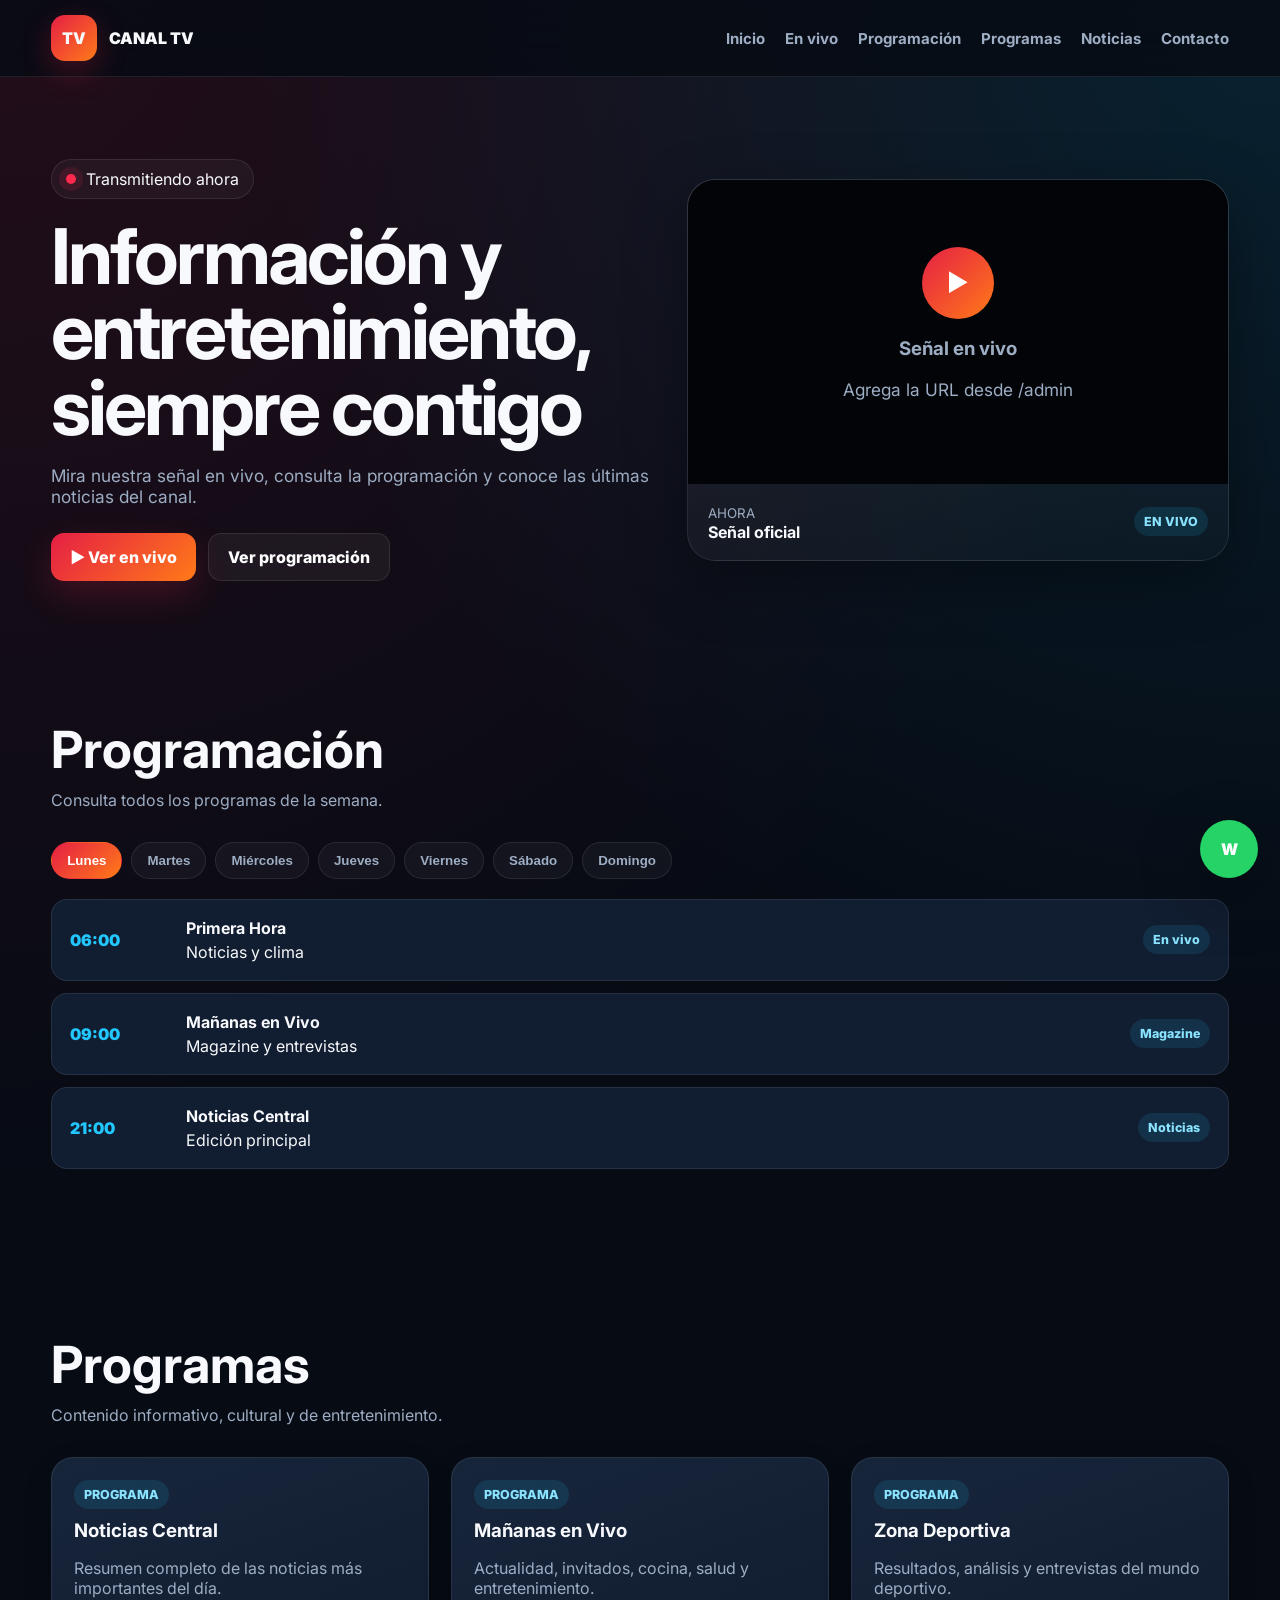
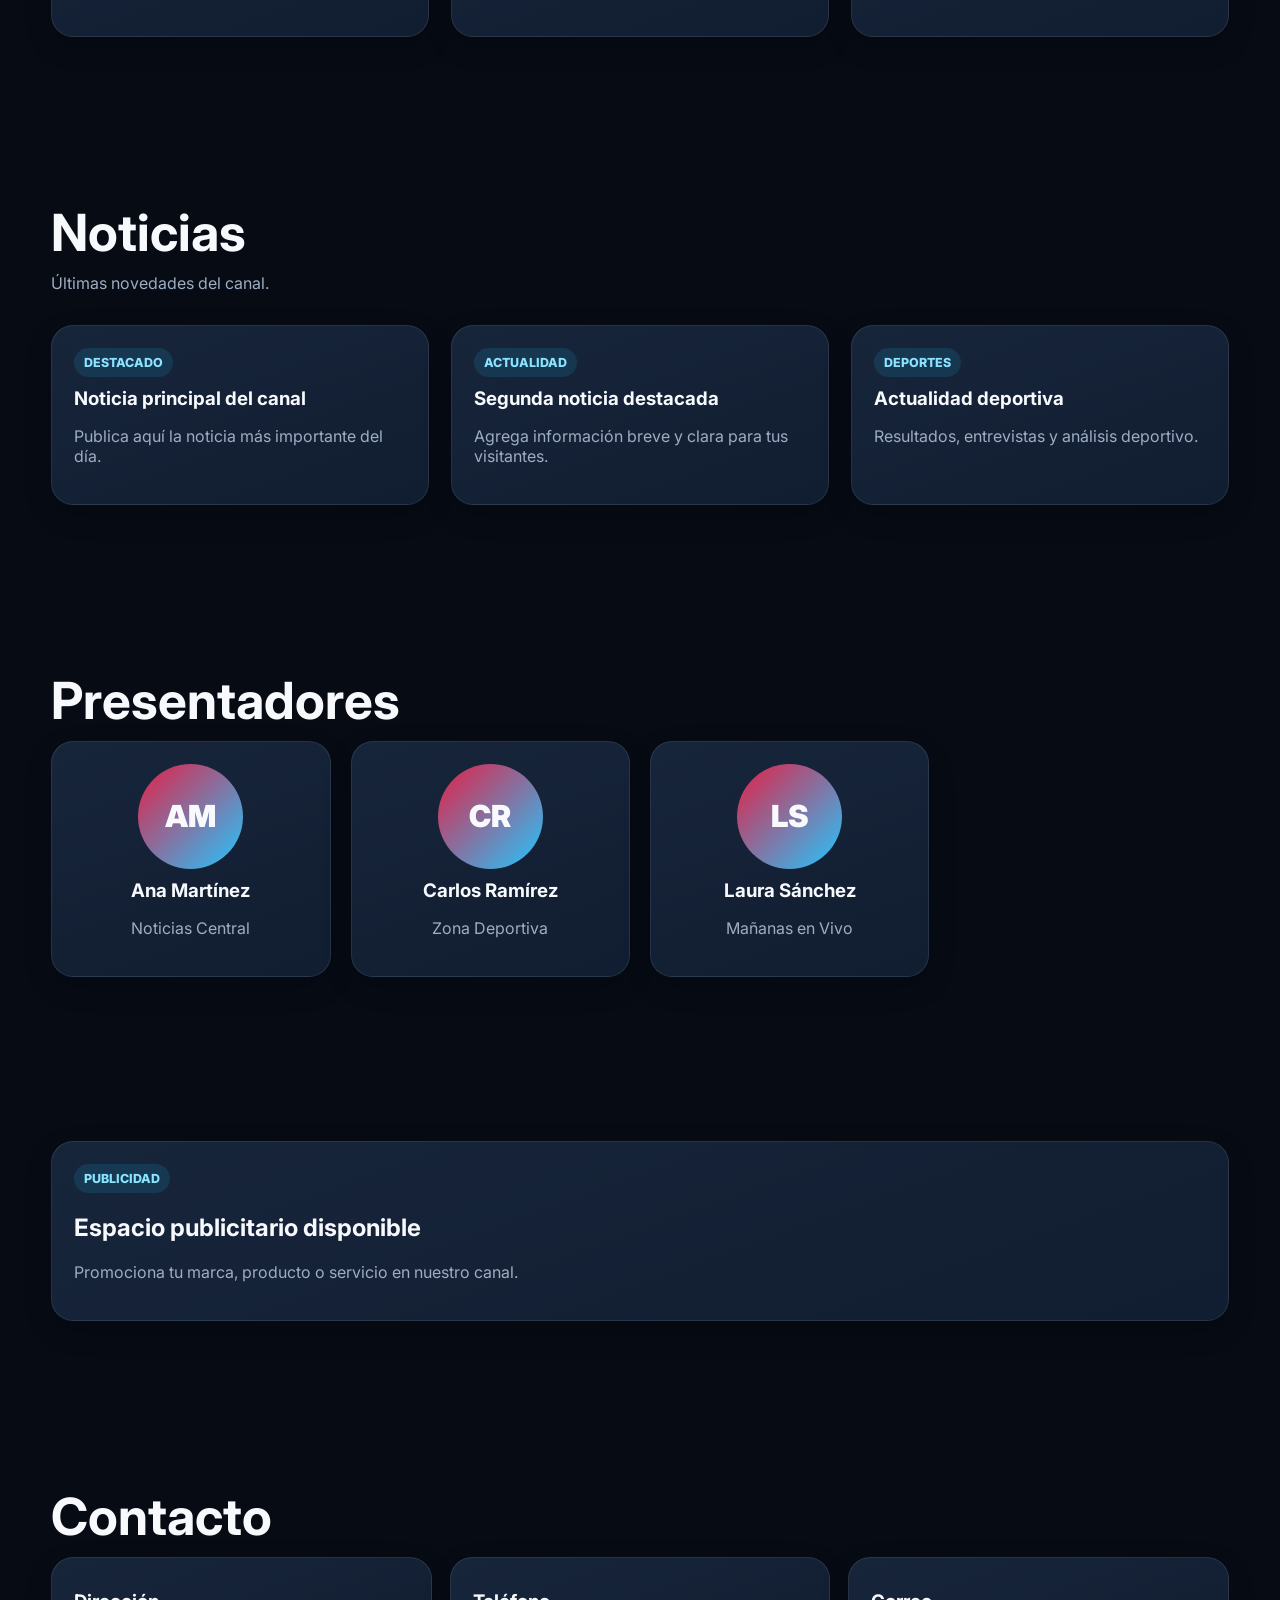
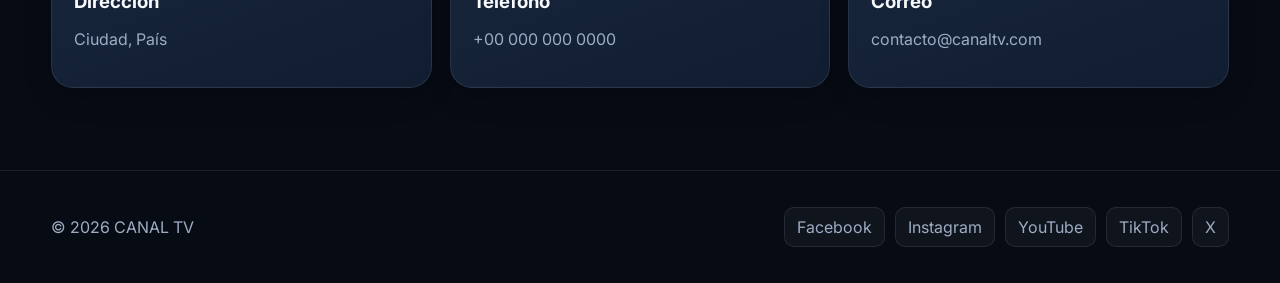
<file: index.html>
<!DOCTYPE html>
<html lang="es">
<head>
<meta charset="UTF-8">
<meta name="viewport" content="width=device-width,initial-scale=1.0">
<meta name="description" content="Sitio oficial del canal de televisión">
<title>Canal TV</title>
<link rel="preconnect" href="https://fonts.googleapis.com">
<link rel="preconnect" href="https://fonts.gstatic.com" crossorigin>
<link href="https://fonts.googleapis.com/css2?family=Inter:wght@400;500;600;700;800;900&display=swap" rel="stylesheet">
<link rel="stylesheet" href="assets/styles.css">
</head>
<body>
<header class="header">
  <div class="container nav">
    <a href="#inicio" class="brand"><span class="brand-mark">TV</span><span id="brandName">CANAL TV</span></a>
    <button class="menu-btn" id="menuBtn">☰</button>
    <nav class="nav-links" id="navLinks">
      <a href="#inicio">Inicio</a><a href="#vivo">En vivo</a><a href="#programacion">Programación</a>
      <a href="#programas">Programas</a><a href="#noticias">Noticias</a><a href="#contacto">Contacto</a>
    </nav>
  </div>
</header>

<main>
<section class="hero" id="inicio">
  <div class="container hero-grid">
    <div>
      <div class="live-badge"><span class="dot"></span> Transmitiendo ahora</div>
      <h1 id="tagline">Tu canal <span class="gradient-text">siempre contigo</span></h1>
      <p id="description"></p>
      <div class="actions">
        <a href="#vivo" class="btn btn-primary">▶ Ver en vivo</a>
        <a href="#programacion" class="btn btn-secondary">Ver programación</a>
      </div>
    </div>
    <div class="video-card">
      <div class="video" id="live"></div>
      <div class="now"><div><small style="color:var(--muted)">AHORA</small><strong style="display:block">Señal oficial</strong></div><span class="tag">EN VIVO</span></div>
    </div>
  </div>
</section>

<section class="section" id="programacion"><div class="container"><h2 class="title">Programación</h2><p class="subtitle">Consulta todos los programas de la semana.</p><div class="days" id="days"></div><div class="schedule" id="schedule"></div></div></section>
<section class="section" id="programas"><div class="container"><h2 class="title">Programas</h2><p class="subtitle">Contenido informativo, cultural y de entretenimiento.</p><div class="cards" id="programs"></div></div></section>
<section class="section" id="noticias"><div class="container"><h2 class="title">Noticias</h2><p class="subtitle">Últimas novedades del canal.</p><div class="cards" id="news"></div></div></section>
<section class="section"><div class="container"><h2 class="title">Presentadores</h2><div class="presenters" id="presenters"></div></div></section>
<section class="section"><div class="container"><div class="card"><span class="tag">PUBLICIDAD</span><h2 id="adTitle"></h2><p id="adText"></p></div></div></section>
<section class="section" id="contacto"><div class="container"><h2 class="title">Contacto</h2><div class="contact-grid"><div class="card"><h3>Dirección</h3><p id="address"></p></div><div class="card"><h3>Teléfono</h3><p id="phone"></p></div><div class="card"><h3>Correo</h3><p id="email"></p></div></div></div></section>
</main>

<footer class="footer"><div class="container footer-flex"><div id="footerName"></div><div class="socials" id="socials"></div></div></footer>
<a class="wa" id="wa" target="_blank">W</a>
<script src="assets/app.js"></script>
</body>
</html>
</file>
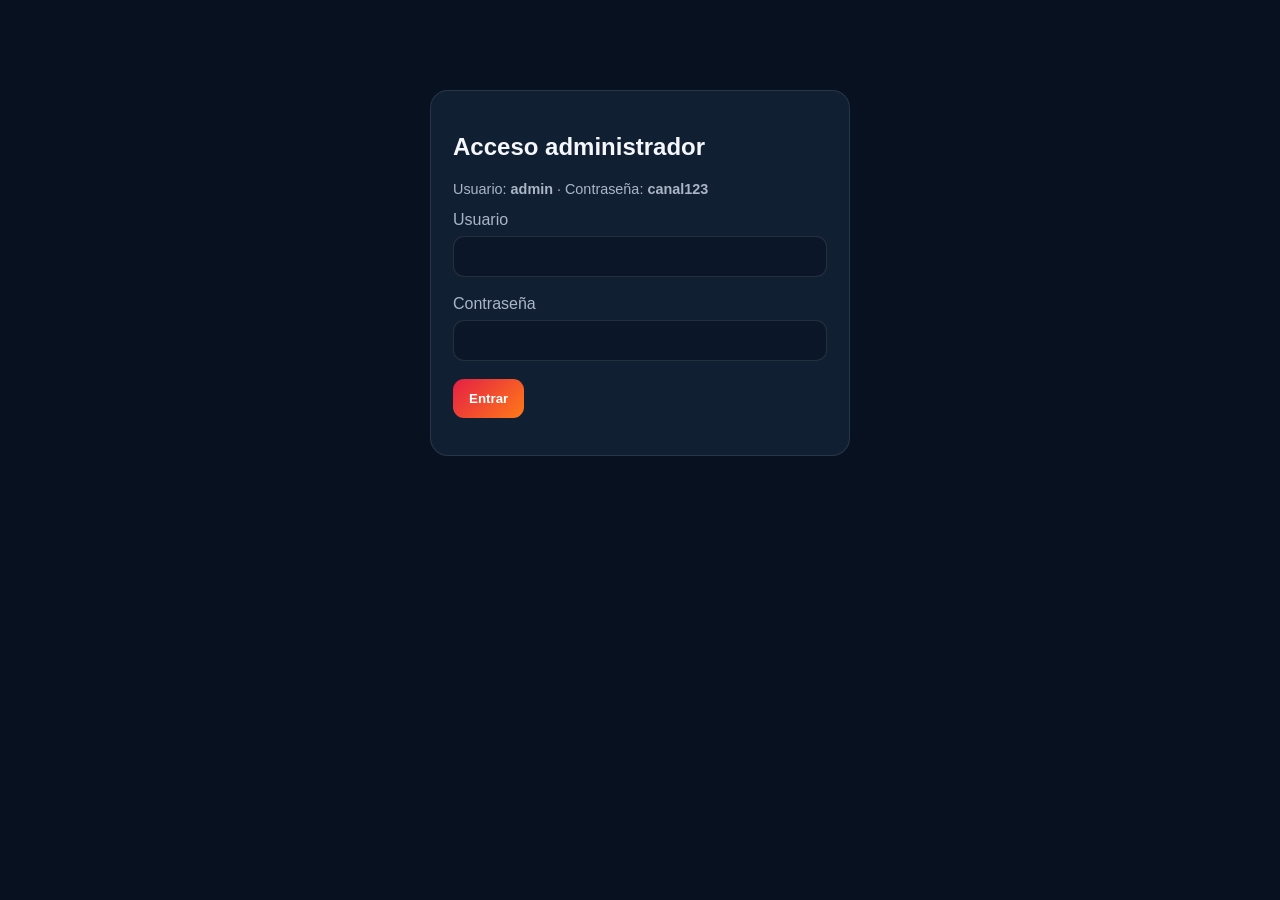
<file: admin/index.html>
<!DOCTYPE html>
<html lang="es">
<head>
<meta charset="UTF-8"><meta name="viewport" content="width=device-width,initial-scale=1.0">
<title>Administrador | Canal TV</title>
<style>
:root{--bg:#07111f;--card:#111f33;--text:#f5f7fb;--muted:#aab6c7;--p:#e51f45;--b:rgba(255,255,255,.1)}
*{box-sizing:border-box}body{margin:0;font-family:Arial,sans-serif;background:var(--bg);color:var(--text)}.wrap{width:min(1120px,94%);margin:32px auto}.card{background:var(--card);border:1px solid var(--b);border-radius:18px;padding:22px;margin-bottom:18px}.grid{display:grid;grid-template-columns:1fr 1fr;gap:14px}.full{grid-column:1/-1}label{display:grid;gap:7px;color:var(--muted)}input,textarea{width:100%;padding:12px;border-radius:11px;border:1px solid var(--b);background:#0b1728;color:white}textarea{min-height:95px}.btn{border:0;border-radius:11px;padding:12px 16px;font-weight:800;cursor:pointer;background:linear-gradient(135deg,var(--p),#ff7a18);color:white}.secondary{background:#ffffff10;border:1px solid var(--b)}.danger{background:#8d1830}.actions{display:flex;gap:10px;flex-wrap:wrap}.login{width:min(420px,92%);margin:90px auto}.hidden{display:none}.item{border:1px solid var(--b);border-radius:13px;padding:14px;margin:10px 0}.top{display:flex;justify-content:space-between;align-items:center;gap:12px}.small{color:var(--muted);font-size:.9rem}a{text-decoration:none}@media(max-width:700px){.grid{grid-template-columns:1fr}.full{grid-column:auto}}
</style>
</head>
<body>
<div class="login card" id="loginBox">
<h2>Acceso administrador</h2>
<p class="small">Usuario: <b>admin</b> · Contraseña: <b>canal123</b></p>
<label>Usuario<input id="user"></label><br>
<label>Contraseña<input id="pass" type="password"></label><br>
<button class="btn" id="loginBtn">Entrar</button><p id="loginMsg" class="small"></p>
</div>

<div class="wrap hidden" id="panel">
<div class="top"><div><h1>Panel de administración</h1><p class="small">Ruta del panel: /admin</p></div><a href="../index.html" class="btn secondary">Ver página</a></div>

<div class="card"><h2>Configuración general</h2><div class="grid">
<label>Nombre del canal<input id="channelName"></label>
<label>Frase principal<input id="tagline"></label>
<label class="full">Descripción<textarea id="description"></textarea></label>
<label class="full">URL de transmisión<input id="liveUrl" placeholder="https://www.youtube.com/embed/ID"></label>
<label>WhatsApp<input id="whatsapp"></label><label>Correo<input id="email"></label>
<label>Teléfono<input id="phone"></label><label>Dirección<input id="address"></label>
</div></div>

<div class="card"><h2>Redes sociales</h2><div class="grid">
<label>Facebook<input id="facebook"></label><label>Instagram<input id="instagram"></label>
<label>YouTube<input id="youtube"></label><label>TikTok<input id="tiktok"></label>
<label>X / Twitter<input id="twitter"></label>
</div></div>

<div class="card"><h2>Publicidad</h2><div class="grid"><label>Título<input id="adTitle"></label><label>Texto<input id="adText"></label></div></div>
<div class="card"><div class="top"><h2>Noticias</h2><button class="btn secondary" onclick="addNews()">Agregar</button></div><div id="newsList"></div></div>
<div class="card"><div class="top"><h2>Programas</h2><button class="btn secondary" onclick="addProgram()">Agregar</button></div><div id="programList"></div></div>
<div class="card"><div class="top"><h2>Presentadores</h2><button class="btn secondary" onclick="addPresenter()">Agregar</button></div><div id="presenterList"></div></div>
<div class="card"><h2>Programación semanal</h2><p class="small">Se edita en formato JSON.</p><textarea id="scheduleJson" style="min-height:340px"></textarea></div>

<div class="card"><div class="actions">
<button class="btn" onclick="saveAll()">Guardar cambios</button>
<button class="btn secondary" onclick="exportData()">Exportar copia</button>
<label class="btn secondary" style="display:inline-block">Importar copia<input id="importFile" type="file" accept=".json" hidden></label>
<button class="btn danger" onclick="resetData()">Restablecer</button>
<button class="btn secondary" onclick="logout()">Cerrar sesión</button>
</div><p id="msg" class="small"></p></div>
</div>

<script>
const DEFAULT_DATA={"channelName": "CANAL TV", "tagline": "Información y entretenimiento, siempre contigo", "description": "Mira nuestra señal en vivo, consulta la programación y conoce las últimas noticias del canal.", "liveUrl": "", "whatsapp": "000000000000", "email": "contacto@canaltv.com", "phone": "+00 000 000 0000", "address": "Ciudad, País", "facebook": "#", "instagram": "#", "youtube": "#", "tiktok": "#", "twitter": "#", "adTitle": "Espacio publicitario disponible", "adText": "Promociona tu marca, producto o servicio en nuestro canal.", "news": [{"category": "DESTACADO", "title": "Noticia principal del canal", "summary": "Publica aquí la noticia más importante del día."}, {"category": "ACTUALIDAD", "title": "Segunda noticia destacada", "summary": "Agrega información breve y clara para tus visitantes."}, {"category": "DEPORTES", "title": "Actualidad deportiva", "summary": "Resultados, entrevistas y análisis deportivo."}], "programs": [{"name": "Noticias Central", "description": "Resumen completo de las noticias más importantes del día."}, {"name": "Mañanas en Vivo", "description": "Actualidad, invitados, cocina, salud y entretenimiento."}, {"name": "Zona Deportiva", "description": "Resultados, análisis y entrevistas del mundo deportivo."}], "presenters": [{"name": "Ana Martínez", "show": "Noticias Central", "initials": "AM"}, {"name": "Carlos Ramírez", "show": "Zona Deportiva", "initials": "CR"}, {"name": "Laura Sánchez", "show": "Mañanas en Vivo", "initials": "LS"}], "schedule": {"Lunes": [{"time": "06:00", "title": "Primera Hora", "description": "Noticias y clima", "category": "En vivo"}, {"time": "09:00", "title": "Mañanas en Vivo", "description": "Magazine y entrevistas", "category": "Magazine"}, {"time": "21:00", "title": "Noticias Central", "description": "Edición principal", "category": "Noticias"}], "Martes": [{"time": "06:00", "title": "Primera Hora", "description": "Noticias y clima", "category": "En vivo"}, {"time": "18:00", "title": "Zona Deportiva", "description": "Análisis y resultados", "category": "Deportes"}], "Miércoles": [{"time": "10:00", "title": "Salud y Vida", "description": "Bienestar y prevención", "category": "Salud"}], "Jueves": [{"time": "19:00", "title": "Debate Abierto", "description": "Análisis de actualidad", "category": "Opinión"}], "Viernes": [{"time": "20:00", "title": "Show de Viernes", "description": "Música e invitados", "category": "Entretenimiento"}], "Sábado": [{"time": "15:00", "title": "Especial Documental", "description": "Historias y reportajes", "category": "Documental"}], "Domingo": [{"time": "20:00", "title": "Resumen Deportivo", "description": "Lo mejor de la semana", "category": "Deportes"}]}};
let data;
const fields=['channelName','tagline','description','liveUrl','whatsapp','email','phone','address','facebook','instagram','youtube','tiktok','twitter','adTitle','adText'];
function load(){try{data=JSON.parse(localStorage.getItem('canalTVData'))||structuredClone(DEFAULT_DATA)}catch(e){data=structuredClone(DEFAULT_DATA)}}
function showPanel(){loginBox.classList.add('hidden');panel.classList.remove('hidden');load();fields.forEach(f=>document.getElementById(f).value=data[f]||'');scheduleJson.value=JSON.stringify(data.schedule,null,2);renderLists()}
loginBtn.onclick=()=>{if(user.value==='admin'&&pass.value==='canal123'){sessionStorage.setItem('canalAdmin','1');showPanel()}else loginMsg.textContent='Datos incorrectos.'}
if(sessionStorage.getItem('canalAdmin')==='1')showPanel();
function renderLists(){
newsList.innerHTML=data.news.map((x,i)=>`<div class="item grid"><label>Categoría<input value="${x.category}" onchange="data.news[${i}].category=this.value"></label><label>Título<input value="${x.title}" onchange="data.news[${i}].title=this.value"></label><label class="full">Resumen<textarea onchange="data.news[${i}].summary=this.value">${x.summary}</textarea></label><button class="btn danger" onclick="data.news.splice(${i},1);renderLists()">Eliminar</button></div>`).join('');
programList.innerHTML=data.programs.map((x,i)=>`<div class="item grid"><label>Nombre<input value="${x.name}" onchange="data.programs[${i}].name=this.value"></label><label>Descripción<input value="${x.description}" onchange="data.programs[${i}].description=this.value"></label><button class="btn danger" onclick="data.programs.splice(${i},1);renderLists()">Eliminar</button></div>`).join('');
presenterList.innerHTML=data.presenters.map((x,i)=>`<div class="item grid"><label>Nombre<input value="${x.name}" onchange="data.presenters[${i}].name=this.value"></label><label>Programa<input value="${x.show}" onchange="data.presenters[${i}].show=this.value"></label><label>Iniciales<input value="${x.initials}" onchange="data.presenters[${i}].initials=this.value"></label><button class="btn danger" onclick="data.presenters.splice(${i},1);renderLists()">Eliminar</button></div>`).join('');
}
function addNews(){data.news.push({category:'NUEVA',title:'Nueva noticia',summary:'Resumen'});renderLists()}
function addProgram(){data.programs.push({name:'Nuevo programa',description:'Descripción'});renderLists()}
function addPresenter(){data.presenters.push({name:'Nuevo presentador',show:'Programa',initials:'NP'});renderLists()}
function saveAll(){fields.forEach(f=>data[f]=document.getElementById(f).value);try{data.schedule=JSON.parse(scheduleJson.value)}catch(e){msg.textContent='Error en el JSON de programación.';return}localStorage.setItem('canalTVData',JSON.stringify(data));msg.textContent='Cambios guardados.'}
function exportData(){saveAll();const blob=new Blob([JSON.stringify(data,null,2)],{type:'application/json'});const a=document.createElement('a');a.href=URL.createObjectURL(blob);a.download='canal-tv.json';a.click()}
importFile.onchange=e=>{const f=e.target.files[0];if(!f)return;const r=new FileReader();r.onload=()=>{try{data=JSON.parse(r.result);localStorage.setItem('canalTVData',JSON.stringify(data));showPanel();msg.textContent='Copia importada.'}catch(err){msg.textContent='Archivo inválido.'}};r.readAsText(f)}
function resetData(){if(confirm('¿Restablecer todos los datos?')){localStorage.removeItem('canalTVData');showPanel();msg.textContent='Datos restablecidos.'}}
function logout(){sessionStorage.removeItem('canalAdmin');location.reload()}
</script>
</body>
</html>
</file>
<file: assets/styles.css>
:root{
  --bg:#060b14;
  --bg2:#0c1524;
  --card:#111d30;
  --card2:#17253b;
  --text:#f7f9fc;
  --muted:#9dadc3;
  --primary:#e51f45;
  --secondary:#ff7a18;
  --accent:#22c7ff;
  --border:rgba(255,255,255,.09);
  --shadow:0 20px 60px rgba(0,0,0,.35);
  --radius:22px;
}
*{box-sizing:border-box}
html{scroll-behavior:smooth}
body{
  margin:0;
  font-family:Inter,Arial,sans-serif;
  background:
    radial-gradient(circle at top right,rgba(34,199,255,.12),transparent 28%),
    radial-gradient(circle at top left,rgba(229,31,69,.13),transparent 32%),
    var(--bg);
  color:var(--text);
}
a{text-decoration:none;color:inherit}
img{max-width:100%}
.container{width:min(1200px,92%);margin:auto}
.section{padding:82px 0}
.header{
  position:sticky;top:0;z-index:1000;
  backdrop-filter:blur(18px);
  background:rgba(6,11,20,.84);
  border-bottom:1px solid var(--border);
}
.nav{min-height:76px;display:flex;align-items:center;justify-content:space-between;gap:20px}
.brand{display:flex;align-items:center;gap:12px;font-weight:900}
.brand-mark{width:46px;height:46px;border-radius:14px;display:grid;place-items:center;background:linear-gradient(135deg,var(--primary),var(--secondary));box-shadow:0 10px 30px rgba(229,31,69,.28)}
.nav-links{display:flex;gap:20px;align-items:center}
.nav-links a{color:var(--muted);font-weight:700;font-size:.94rem}
.nav-links a:hover{color:white}
.menu-btn{display:none;background:transparent;border:1px solid var(--border);color:white;padding:9px 12px;border-radius:12px}
.hero{padding:82px 0 55px}
.hero-grid{display:grid;grid-template-columns:1.05fr .95fr;gap:36px;align-items:center}
.live-badge{display:inline-flex;align-items:center;gap:10px;padding:9px 14px;border:1px solid var(--border);background:rgba(255,255,255,.04);border-radius:999px}
.dot{width:10px;height:10px;border-radius:50%;background:#ff294d;box-shadow:0 0 0 7px rgba(255,41,77,.12);animation:pulse 1.4s infinite}
@keyframes pulse{50%{transform:scale(1.15)}}
.hero h1{font-size:clamp(2.8rem,6vw,5.8rem);line-height:.98;letter-spacing:-3px;margin:20px 0}
.gradient-text{background:linear-gradient(90deg,var(--primary),var(--secondary),var(--accent));-webkit-background-clip:text;-webkit-text-fill-color:transparent}
.hero p{color:var(--muted);font-size:1.08rem;max-width:650px}
.actions{display:flex;gap:12px;flex-wrap:wrap;margin-top:26px}
.btn{display:inline-flex;align-items:center;justify-content:center;gap:8px;padding:13px 19px;border-radius:13px;border:0;font-weight:800;cursor:pointer}
.btn-primary{background:linear-gradient(135deg,var(--primary),var(--secondary));color:white;box-shadow:0 14px 35px rgba(229,31,69,.22)}
.btn-secondary{background:rgba(255,255,255,.05);border:1px solid var(--border);color:white}
.video-card{background:linear-gradient(160deg,rgba(255,255,255,.07),rgba(255,255,255,.02));border:1px solid var(--border);border-radius:28px;overflow:hidden;box-shadow:var(--shadow)}
.video{aspect-ratio:16/9;background:#020408;display:grid;place-items:center}
.video iframe,.video video{width:100%;height:100%;border:0}
.video-placeholder{text-align:center;color:var(--muted);padding:30px}
.video-play{width:72px;height:72px;border-radius:50%;display:grid;place-items:center;background:linear-gradient(135deg,var(--primary),var(--secondary));color:white;font-size:1.5rem;margin:auto auto 15px}
.now{padding:18px 20px;display:flex;justify-content:space-between;gap:15px;align-items:center}
.tag{display:inline-flex;padding:7px 10px;border-radius:999px;background:rgba(34,199,255,.12);color:#8be4ff;font-size:.78rem;font-weight:800}
.title{font-size:clamp(2rem,4vw,3.3rem);margin:0 0 10px}
.subtitle{color:var(--muted);max-width:720px;margin:0 0 32px}
.cards{display:grid;grid-template-columns:repeat(3,1fr);gap:22px}
.card{background:linear-gradient(160deg,var(--card2),var(--card));border:1px solid var(--border);border-radius:var(--radius);padding:22px;box-shadow:0 10px 30px rgba(0,0,0,.12)}
.card h3{margin:10px 0}
.card p{color:var(--muted)}
.days{display:flex;gap:9px;flex-wrap:wrap;margin-bottom:20px}
.day{padding:10px 15px;border-radius:999px;border:1px solid var(--border);background:rgba(255,255,255,.04);color:var(--muted);font-weight:800;cursor:pointer}
.day.active{background:linear-gradient(135deg,var(--primary),var(--secondary));color:white;border-color:transparent}
.schedule{display:grid;gap:12px}
.schedule-row{display:grid;grid-template-columns:100px 1fr auto;gap:16px;align-items:center;background:var(--card);border:1px solid var(--border);padding:18px;border-radius:16px}
.time{color:var(--accent);font-weight:900}
.presenters{display:grid;grid-template-columns:repeat(4,1fr);gap:20px}
.presenter{text-align:center}
.avatar{width:105px;height:105px;border-radius:50%;display:grid;place-items:center;margin:auto;background:linear-gradient(135deg,var(--primary),var(--accent));font-size:1.9rem;font-weight:900}
.contact-grid{display:grid;grid-template-columns:repeat(3,1fr);gap:18px}
.footer{border-top:1px solid var(--border);padding:36px 0;color:var(--muted)}
.footer-flex{display:flex;justify-content:space-between;align-items:center;gap:20px;flex-wrap:wrap}
.socials{display:flex;gap:10px;flex-wrap:wrap}
.socials a{padding:9px 12px;border:1px solid var(--border);background:rgba(255,255,255,.04);border-radius:10px}
.wa{position:fixed;right:22px;bottom:22px;width:58px;height:58px;border-radius:50%;display:grid;place-items:center;background:#25d366;color:white;font-weight:900;box-shadow:var(--shadow)}
@media(max-width:960px){.hero-grid{grid-template-columns:1fr}.cards{grid-template-columns:1fr 1fr}.presenters{grid-template-columns:1fr 1fr}.contact-grid{grid-template-columns:1fr}.nav-links{position:absolute;left:4%;right:4%;top:77px;background:var(--bg2);border:1px solid var(--border);border-radius:16px;padding:18px;display:none;flex-direction:column;align-items:flex-start}.nav-links.open{display:flex}.menu-btn{display:block}}
@media(max-width:620px){.section{padding:62px 0}.cards,.presenters{grid-template-columns:1fr}.schedule-row{grid-template-columns:75px 1fr}.schedule-row .tag{grid-column:2}.hero h1{letter-spacing:-1px}}
</file>
